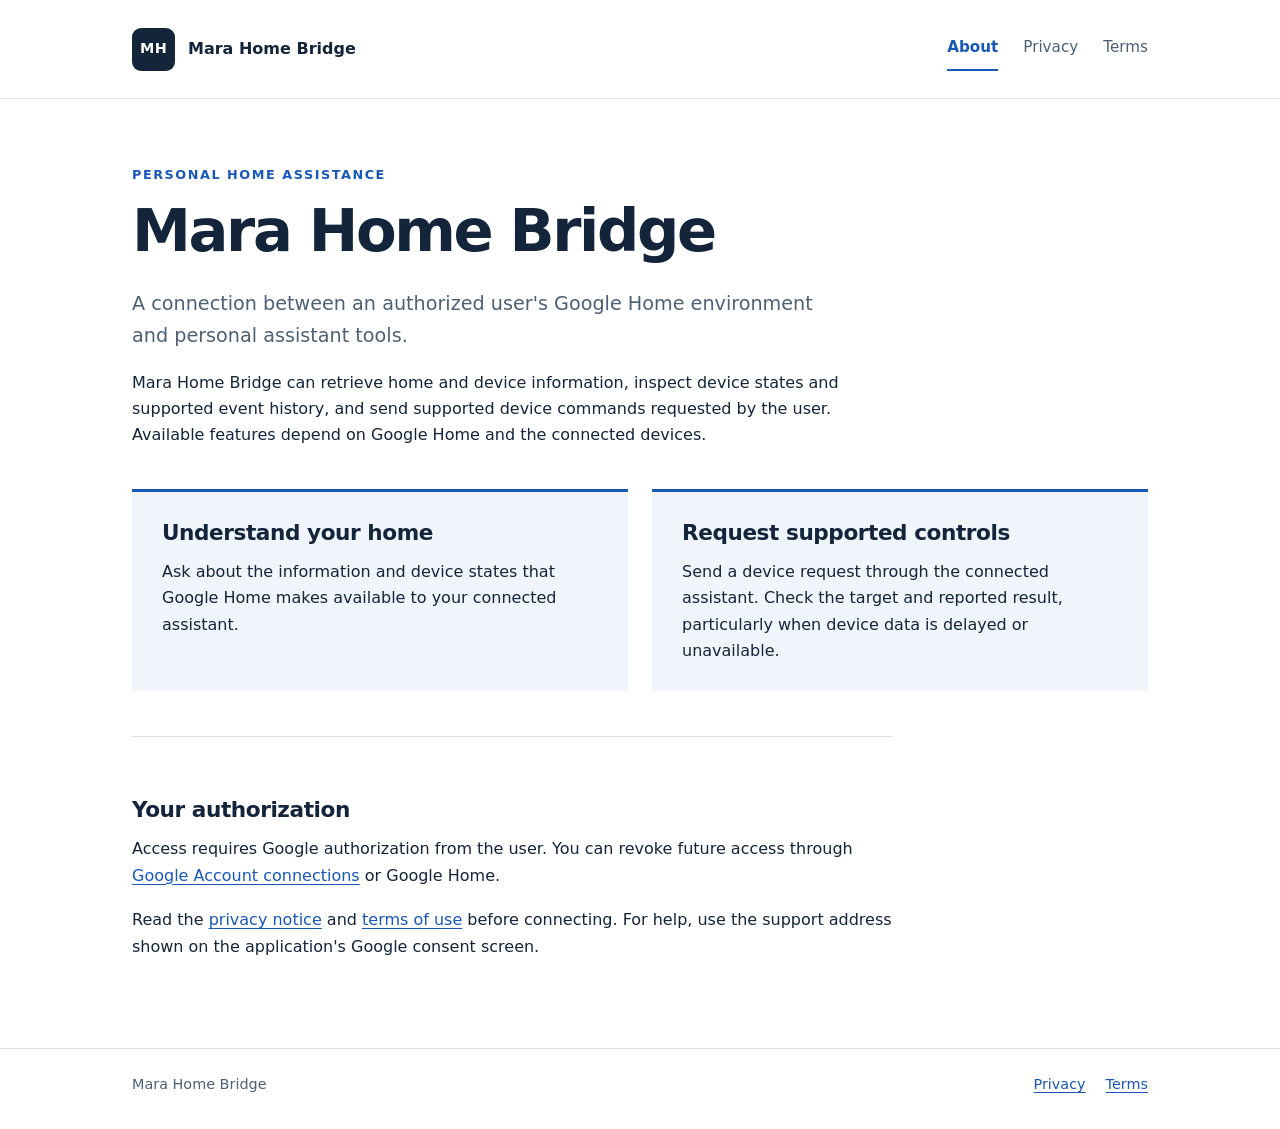
<file: index.html>
<!doctype html>
<html lang="en"><head><meta charset="utf-8"><meta name="viewport" content="width=device-width, initial-scale=1"><title>About | Mara Home Bridge</title><meta name="description" content="App information, privacy, and terms for Mara Home Bridge."><link rel="icon" href="favicon.svg" type="image/svg+xml"><link rel="stylesheet" href="styles.css"><meta name="google-site-verification" content="pukiKJomex5ea8E8wNRkpQEz1krf3B0m-nzIal1glN4" />
</head><body><a class="skip" href="#main">Skip to content</a><header><div class="wrap header-inner"><a class="brand" href="index.html"><span class="monogram" aria-hidden="true">MH</span><span>Mara Home Bridge</span></a><nav aria-label="Main navigation"><a href="index.html" aria-current="page">About</a><a href="privacy.html">Privacy</a><a href="terms.html">Terms</a></nav></div></header><main id="main" class="wrap"><p class="eyebrow">Personal home assistance</p><h1>Mara Home Bridge</h1><p class="lead">A connection between an authorized user's Google Home environment and personal assistant tools.</p><p class="body-copy">Mara Home Bridge can retrieve home and device information, inspect device states and supported event history, and send supported device commands requested by the user. Available features depend on Google Home and the connected devices.</p><div class="home-grid"><section class="panel"><h2>Understand your home</h2><p>Ask about the information and device states that Google Home makes available to your connected assistant.</p></section><section class="panel"><h2>Request supported controls</h2><p>Send a device request through the connected assistant. Check the target and reported result, particularly when device data is delayed or unavailable.</p></section></div><div class="body-copy support"><h2>Your authorization</h2><p>Access requires Google authorization from the user. You can revoke future access through <a href="https://myaccount.google.com/connections">Google Account connections</a> or Google Home.</p><p>Read the <a href="privacy.html">privacy notice</a> and <a href="terms.html">terms of use</a> before connecting. For help, use the support address shown on the application's Google consent screen.</p></div></main><footer><div class="wrap footer-inner"><span>Mara Home Bridge</span><div class="footer-links"><a href="privacy.html">Privacy</a><a href="terms.html">Terms</a></div></div></footer></body></html>
</file>
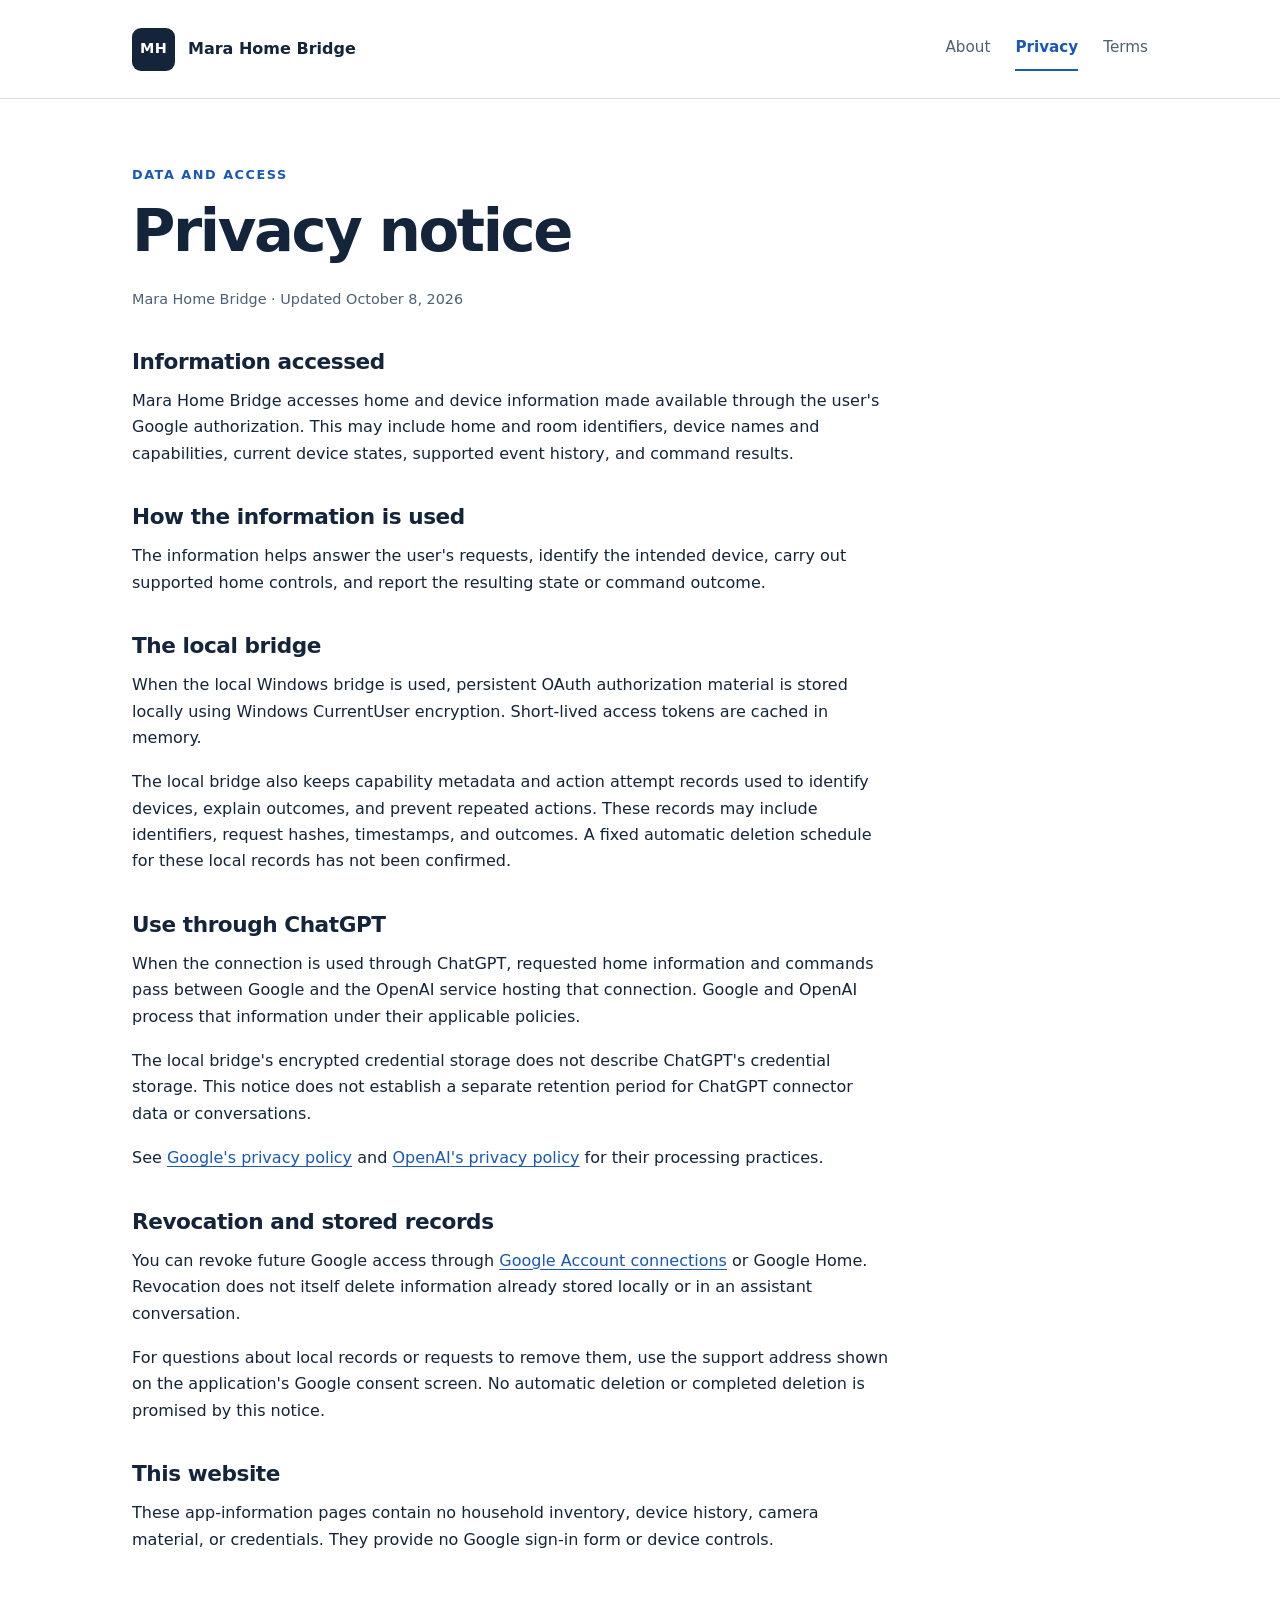
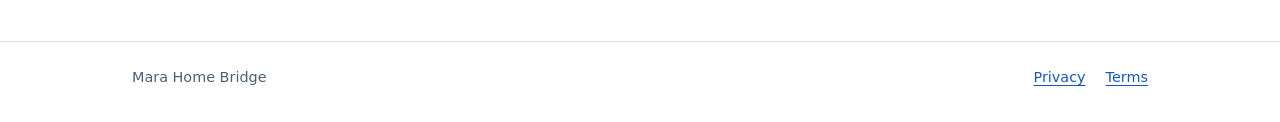
<file: privacy.html>
<!doctype html>
<html lang="en"><head><meta charset="utf-8"><meta name="viewport" content="width=device-width, initial-scale=1"><title>Privacy | Mara Home Bridge</title><meta name="description" content="App information, privacy, and terms for Mara Home Bridge."><link rel="icon" href="favicon.svg" type="image/svg+xml"><link rel="stylesheet" href="styles.css"></head><body><a class="skip" href="#main">Skip to content</a><header><div class="wrap header-inner"><a class="brand" href="index.html"><span class="monogram" aria-hidden="true">MH</span><span>Mara Home Bridge</span></a><nav aria-label="Main navigation"><a href="index.html">About</a><a href="privacy.html" aria-current="page">Privacy</a><a href="terms.html">Terms</a></nav></div></header><main id="main" class="wrap"><p class="eyebrow">Data and access</p><h1>Privacy notice</h1><p class="meta">Mara Home Bridge · Updated October 8, 2026</p><div class="body-copy"><h2>Information accessed</h2><p>Mara Home Bridge accesses home and device information made available through the user's Google authorization. This may include home and room identifiers, device names and capabilities, current device states, supported event history, and command results.</p><h2>How the information is used</h2><p>The information helps answer the user's requests, identify the intended device, carry out supported home controls, and report the resulting state or command outcome.</p><h2>The local bridge</h2><p>When the local Windows bridge is used, persistent OAuth authorization material is stored locally using Windows CurrentUser encryption. Short-lived access tokens are cached in memory.</p><p>The local bridge also keeps capability metadata and action attempt records used to identify devices, explain outcomes, and prevent repeated actions. These records may include identifiers, request hashes, timestamps, and outcomes. A fixed automatic deletion schedule for these local records has not been confirmed.</p><h2>Use through ChatGPT</h2><p>When the connection is used through ChatGPT, requested home information and commands pass between Google and the OpenAI service hosting that connection. Google and OpenAI process that information under their applicable policies.</p><p>The local bridge's encrypted credential storage does not describe ChatGPT's credential storage. This notice does not establish a separate retention period for ChatGPT connector data or conversations.</p><p>See <a href="https://policies.google.com/privacy">Google's privacy policy</a> and <a href="https://openai.com/policies/privacy-policy/">OpenAI's privacy policy</a> for their processing practices.</p><h2>Revocation and stored records</h2><p>You can revoke future Google access through <a href="https://myaccount.google.com/connections">Google Account connections</a> or Google Home. Revocation does not itself delete information already stored locally or in an assistant conversation.</p><p>For questions about local records or requests to remove them, use the support address shown on the application's Google consent screen. No automatic deletion or completed deletion is promised by this notice.</p><h2>This website</h2><p>These app-information pages contain no household inventory, device history, camera material, or credentials. They provide no Google sign-in form or device controls.</p></div></main><footer><div class="wrap footer-inner"><span>Mara Home Bridge</span><div class="footer-links"><a href="privacy.html">Privacy</a><a href="terms.html">Terms</a></div></div></footer></body></html>
</file>
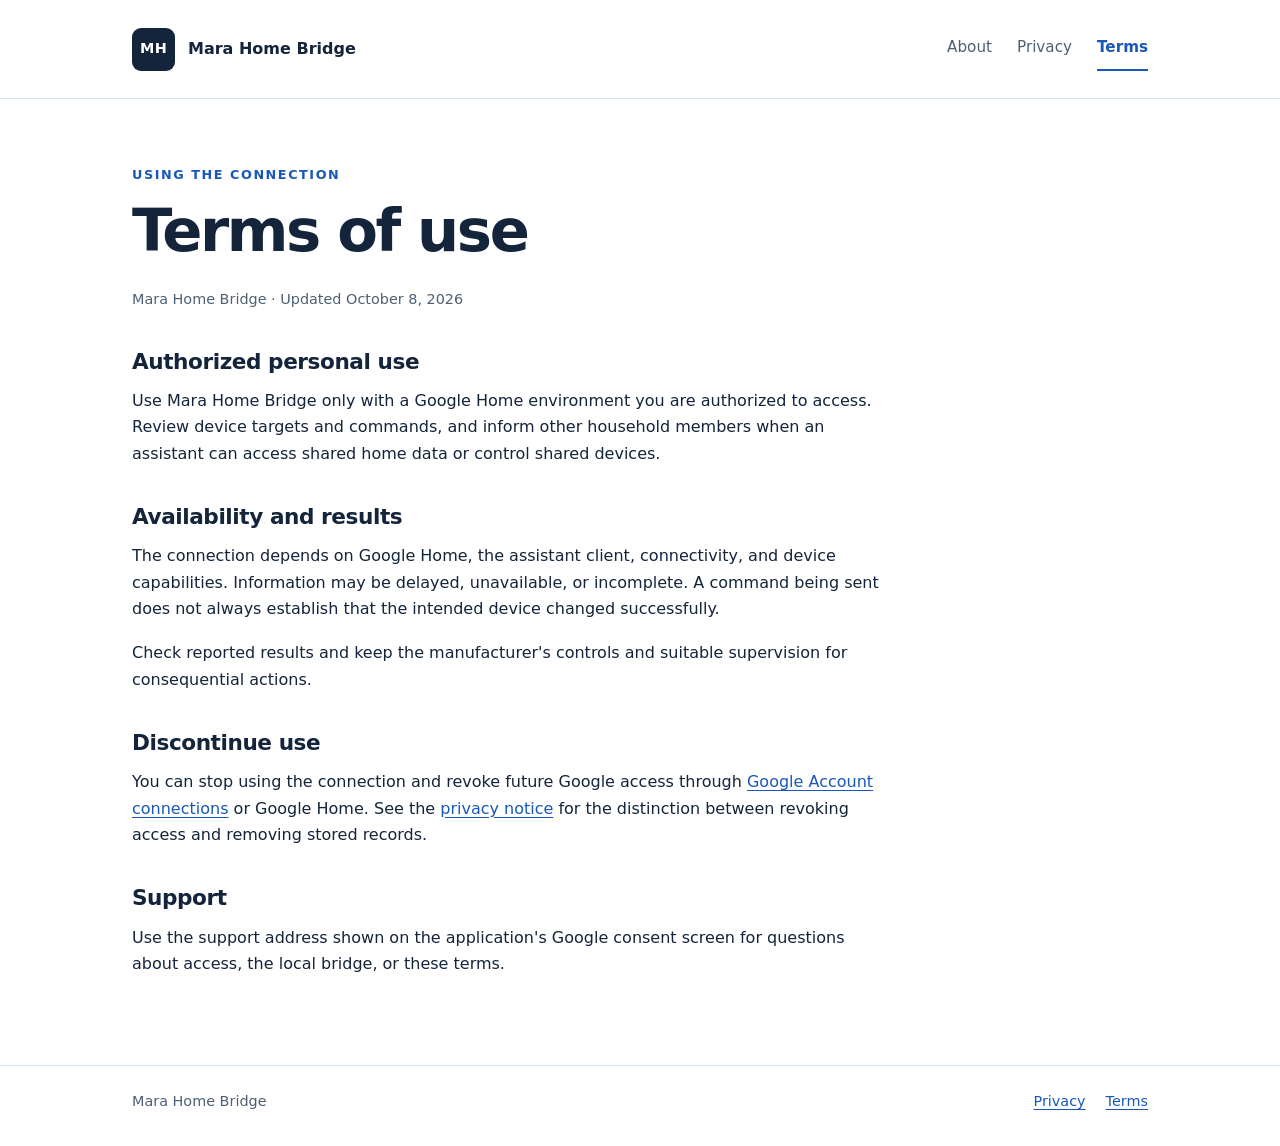
<file: terms.html>
<!doctype html>
<html lang="en"><head><meta charset="utf-8"><meta name="viewport" content="width=device-width, initial-scale=1"><title>Terms | Mara Home Bridge</title><meta name="description" content="App information, privacy, and terms for Mara Home Bridge."><link rel="icon" href="favicon.svg" type="image/svg+xml"><link rel="stylesheet" href="styles.css"></head><body><a class="skip" href="#main">Skip to content</a><header><div class="wrap header-inner"><a class="brand" href="index.html"><span class="monogram" aria-hidden="true">MH</span><span>Mara Home Bridge</span></a><nav aria-label="Main navigation"><a href="index.html">About</a><a href="privacy.html">Privacy</a><a href="terms.html" aria-current="page">Terms</a></nav></div></header><main id="main" class="wrap"><p class="eyebrow">Using the connection</p><h1>Terms of use</h1><p class="meta">Mara Home Bridge · Updated October 8, 2026</p><div class="body-copy"><h2>Authorized personal use</h2><p>Use Mara Home Bridge only with a Google Home environment you are authorized to access. Review device targets and commands, and inform other household members when an assistant can access shared home data or control shared devices.</p><h2>Availability and results</h2><p>The connection depends on Google Home, the assistant client, connectivity, and device capabilities. Information may be delayed, unavailable, or incomplete. A command being sent does not always establish that the intended device changed successfully.</p><p>Check reported results and keep the manufacturer's controls and suitable supervision for consequential actions.</p><h2>Discontinue use</h2><p>You can stop using the connection and revoke future Google access through <a href="https://myaccount.google.com/connections">Google Account connections</a> or Google Home. See the <a href="privacy.html">privacy notice</a> for the distinction between revoking access and removing stored records.</p><h2>Support</h2><p>Use the support address shown on the application's Google consent screen for questions about access, the local bridge, or these terms.</p></div></main><footer><div class="wrap footer-inner"><span>Mara Home Bridge</span><div class="footer-links"><a href="privacy.html">Privacy</a><a href="terms.html">Terms</a></div></div></footer></body></html>
</file>
<file: styles.css>
:root{color-scheme:light;--ink:#13243b;--muted:#4d6075;--blue:#1958b8;--line:#d7e2ef;--paper:#fff;--wash:#f0f5fb}*{box-sizing:border-box}html{font-family:system-ui,-apple-system,"Segoe UI",sans-serif;color:var(--ink);background:var(--paper);line-height:1.65}body{margin:0}a{color:var(--blue);text-underline-offset:.2em}a:hover{text-decoration-thickness:2px}a:focus-visible{outline:3px solid #d88718;outline-offset:5px;border-radius:2px}.skip{position:absolute;left:16px;top:-70px;background:white;padding:10px}.skip:focus{top:10px}.wrap{max-width:1080px;margin:0 auto;padding:0 32px}header{border-bottom:1px solid var(--line)}.header-inner{min-height:98px;display:flex;justify-content:space-between;align-items:center;gap:24px}.brand{display:flex;align-items:center;gap:13px;text-decoration:none;color:var(--ink);font-size:1rem;font-weight:700}.monogram{display:grid;place-items:center;width:43px;height:43px;background:var(--ink);color:white;font-size:.9rem;letter-spacing:.03em;border-radius:9px}nav{display:flex;gap:25px;flex-wrap:wrap}nav a{font-size:.95rem;text-decoration:none;color:var(--muted);padding:8px 0}nav a[aria-current=page]{color:var(--blue);font-weight:650;border-bottom:2px solid var(--blue)}main.wrap{padding:65px 32px 70px}.eyebrow{margin:0 0 13px;font-size:.8rem;letter-spacing:.12em;text-transform:uppercase;font-weight:700;color:var(--blue)}h1{font-size:clamp(2.25rem,5vw,3.7rem);letter-spacing:-.04em;line-height:1.1;margin:0 0 25px;max-width:780px}h2{font-size:1.35rem;line-height:1.3;letter-spacing:-.02em;margin:36px 0 12px}p{margin:0 0 18px}.lead{font-size:1.2rem;color:var(--muted);max-width:720px}.home-grid{display:grid;grid-template-columns:1fr 1fr;gap:24px;margin-top:40px}.panel{background:var(--wash);border-top:3px solid var(--blue);padding:27px 30px}.panel h2{margin:0 0 12px}.panel p:last-child{margin-bottom:0}.body-copy{max-width:760px}.body-copy p,.body-copy li{font-size:1rem}.body-copy ul{padding-left:23px}.meta{color:var(--muted);font-size:.9rem}.support{margin-top:45px;padding-top:23px;border-top:1px solid var(--line)}footer{border-top:1px solid var(--line);color:var(--muted);padding:24px 0 32px;font-size:.9rem}.footer-inner{display:flex;justify-content:space-between;gap:20px;flex-wrap:wrap}.footer-links{display:flex;gap:20px}@media(max-width:620px){.wrap{padding:0 22px}.header-inner{min-height:auto;padding-top:22px;padding-bottom:18px;align-items:flex-start;flex-direction:column;gap:15px}nav{gap:23px}main.wrap{padding:42px 22px 45px}.home-grid{grid-template-columns:1fr;gap:18px;margin-top:32px}.panel{padding:23px}.lead{font-size:1.1rem}h1{font-size:2.5rem}.footer-inner{flex-direction:column}}@media(prefers-reduced-motion:reduce){*{scroll-behavior:auto}}
</file>
